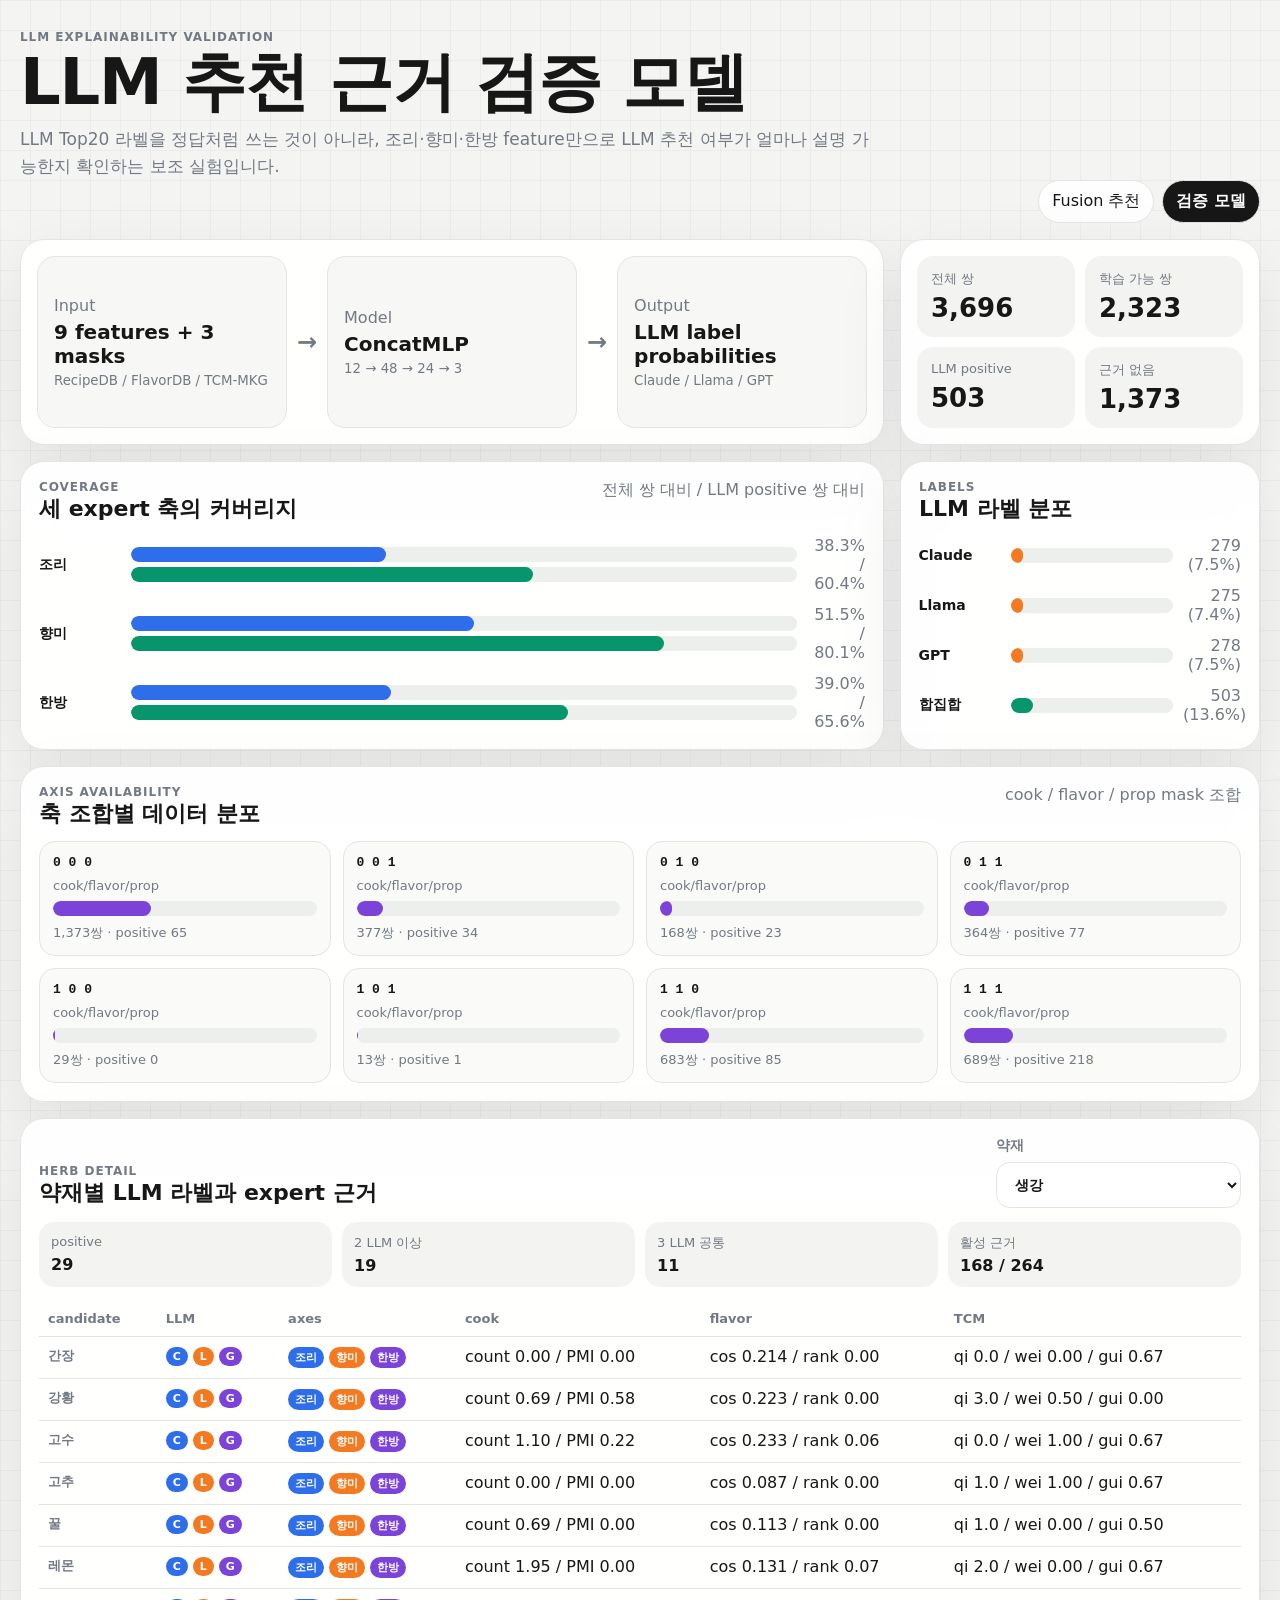
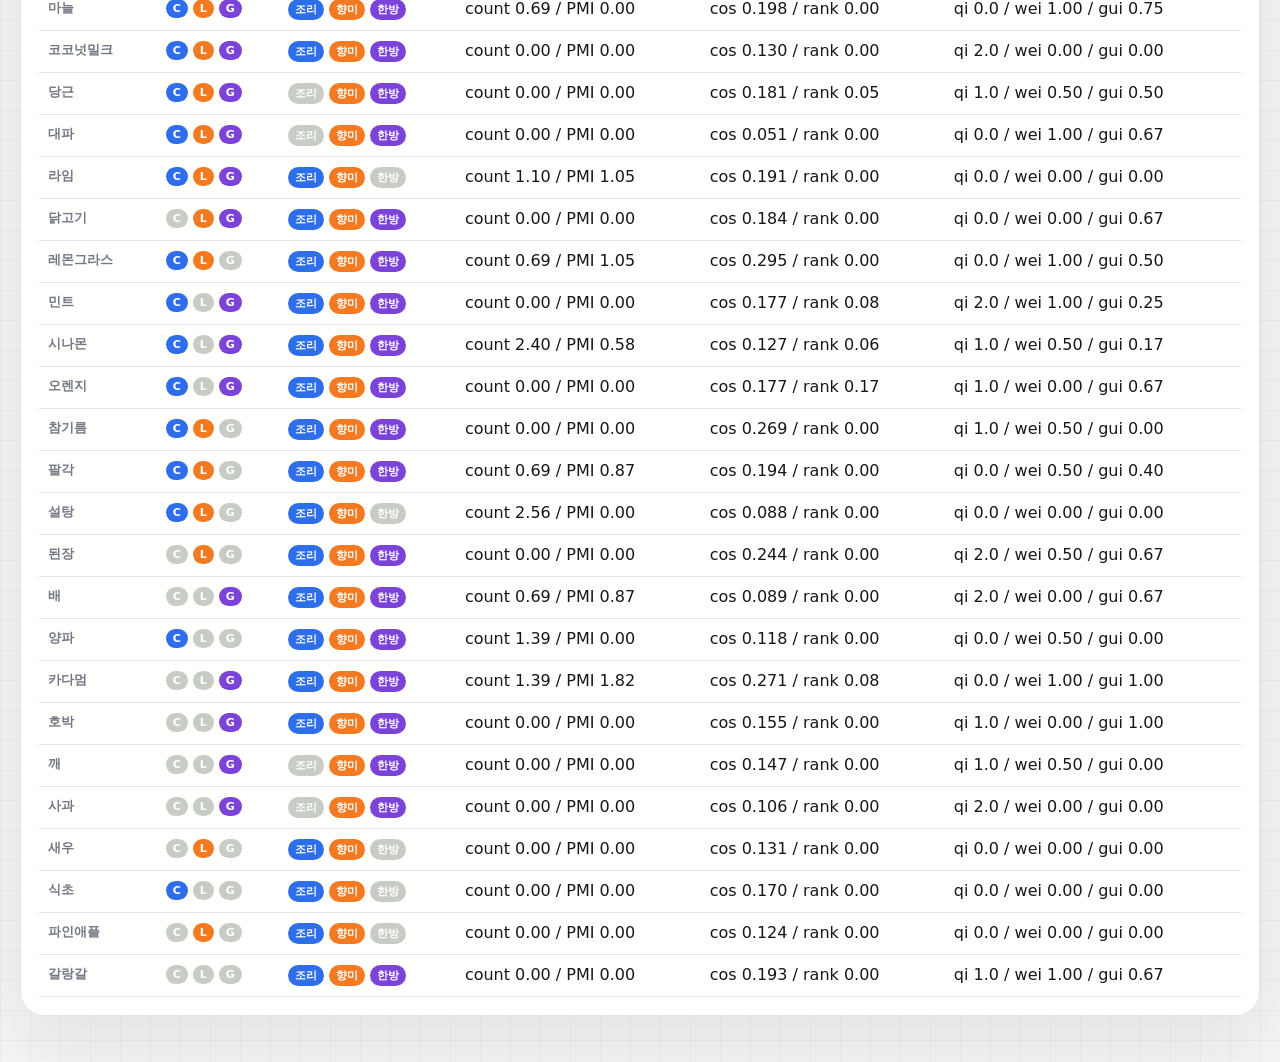
<file: demo/validation.html>
<!doctype html>
<html lang="ko">
  <head>
    <meta charset="utf-8" />
    <meta name="viewport" content="width=device-width, initial-scale=1" />
    <title>LLM Explainability Validation</title>
    <link rel="stylesheet" href="./styles.css?v=20260723e" />
    <link rel="stylesheet" href="./validation.css?v=20260723a" />
  </head>
  <body>
    <main class="app-shell validation-shell">
      <header class="hero">
        <div>
          <p class="eyebrow">LLM explainability validation</p>
          <h1>LLM 추천 근거 검증 모델</h1>
          <p class="lead">
            LLM Top20 라벨을 정답처럼 쓰는 것이 아니라, 조리·향미·한방 feature만으로
            LLM 추천 여부가 얼마나 설명 가능한지 확인하는 보조 실험입니다.
          </p>
        </div>
        <nav class="page-nav" aria-label="페이지 이동">
          <a href="./index.html">Fusion 추천</a>
          <strong>검증 모델</strong>
        </nav>
      </header>

      <section class="validation-grid">
        <article class="model-flow">
          <div class="flow-block source">
            <span>Input</span>
            <strong>9 features + 3 masks</strong>
            <small>RecipeDB / FlavorDB / TCM-MKG</small>
          </div>
          <div class="flow-arrow">→</div>
          <div class="flow-block model">
            <span>Model</span>
            <strong>ConcatMLP</strong>
            <small>12 → 48 → 24 → 3</small>
          </div>
          <div class="flow-arrow">→</div>
          <div class="flow-block output">
            <span>Output</span>
            <strong>LLM label probabilities</strong>
            <small>Claude / Llama / GPT</small>
          </div>
        </article>

        <article class="stat-board">
          <div class="stat-tile">
            <span>전체 쌍</span>
            <strong id="total-pairs">-</strong>
          </div>
          <div class="stat-tile">
            <span>학습 가능 쌍</span>
            <strong id="train-pairs">-</strong>
          </div>
          <div class="stat-tile">
            <span>LLM positive</span>
            <strong id="positive-pairs">-</strong>
          </div>
          <div class="stat-tile">
            <span>근거 없음</span>
            <strong id="excluded-pairs">-</strong>
          </div>
        </article>
      </section>

      <section class="validation-main">
        <article class="chart-card">
          <div class="section-head">
            <div>
              <p class="eyebrow">coverage</p>
              <h2>세 expert 축의 커버리지</h2>
            </div>
            <span class="caption">전체 쌍 대비 / LLM positive 쌍 대비</span>
          </div>
          <div id="coverage-chart" class="coverage-chart"></div>
        </article>

        <article class="chart-card">
          <div class="section-head">
            <div>
              <p class="eyebrow">labels</p>
              <h2>LLM 라벨 분포</h2>
            </div>
          </div>
          <div id="label-chart" class="label-chart"></div>
        </article>
      </section>

      <section class="validation-main">
        <article class="chart-card wide-card">
          <div class="section-head">
            <div>
              <p class="eyebrow">axis availability</p>
              <h2>축 조합별 데이터 분포</h2>
            </div>
            <span class="caption">cook / flavor / prop mask 조합</span>
          </div>
          <div id="combo-chart" class="combo-chart"></div>
        </article>
      </section>

      <section class="candidate-explorer">
        <div class="explorer-head">
          <div>
            <p class="eyebrow">herb detail</p>
            <h2>약재별 LLM 라벨과 expert 근거</h2>
          </div>
          <label>
            <span>약재</span>
            <select id="validation-herb"></select>
          </label>
        </div>

        <div class="herb-summary">
          <div><span>positive</span><strong id="herb-positive">-</strong></div>
          <div><span>2 LLM 이상</span><strong id="herb-two-plus">-</strong></div>
          <div><span>3 LLM 공통</span><strong id="herb-all-three">-</strong></div>
          <div><span>활성 근거</span><strong id="herb-active">-</strong></div>
        </div>

        <div class="table-responsive">
          <table class="validation-table">
            <thead>
              <tr>
                <th>candidate</th>
                <th>LLM</th>
                <th>axes</th>
                <th>cook</th>
                <th>flavor</th>
                <th>TCM</th>
              </tr>
            </thead>
            <tbody id="candidate-tbody"></tbody>
          </table>
        </div>
      </section>
    </main>

    <script src="./validation.js?v=20260723a"></script>
  </body>
</html>
</file>
<file: demo/styles.css>
:root {
  color-scheme: light;
  --bg: #f4f5f2;
  --panel: #ffffff;
  --canvas: #fbfaf7;
  --text: #171717;
  --muted: #737984;
  --line: #e2e5e1;
  --recipe: #2f6eea;
  --flavor: #f47a21;
  --tcm: #7b43d8;
  --multi: #07966c;
  --shadow: 0 24px 70px rgba(24, 31, 42, 0.08);
}

* {
  box-sizing: border-box;
}

body {
  margin: 0;
  min-height: 100vh;
  font-family: Inter, "Segoe UI", "Noto Sans KR", system-ui, sans-serif;
  background:
    linear-gradient(rgba(23, 23, 23, 0.035) 1px, transparent 1px),
    linear-gradient(90deg, rgba(23, 23, 23, 0.035) 1px, transparent 1px),
    var(--bg);
  background-size: 30px 30px;
  color: var(--text);
}

button,
select,
input {
  font: inherit;
}

button {
  cursor: pointer;
}

.app-shell {
  width: min(1500px, calc(100% - 40px));
  margin: 0 auto;
  padding: 30px 0 42px;
}

.hero {
  margin-bottom: 16px;
}

.eyebrow,
h1,
h2,
p {
  margin: 0;
}

.eyebrow {
  color: var(--muted);
  font-size: 12px;
  font-weight: 800;
  letter-spacing: 0.08em;
  text-transform: uppercase;
}

h1 {
  margin-top: 6px;
  font-size: clamp(34px, 5vw, 66px);
  line-height: 1;
  letter-spacing: -0.02em;
}

h2 {
  font-size: 22px;
}

.lead {
  max-width: 850px;
  margin-top: 12px;
  color: var(--muted);
  font-size: 17px;
  line-height: 1.6;
}

.control-panel,
.network-card,
.ranking-card,
.rag-reference-section,
.reference-panel,
.detail-grid article,
.error-card {
  background: rgba(255, 255, 255, 0.92);
  border: 1px solid var(--line);
  border-radius: 24px;
  box-shadow: var(--shadow);
  backdrop-filter: blur(14px);
}

.control-panel {
  display: grid;
  grid-template-columns: minmax(190px, 0.2fr) minmax(720px, 1fr);
  gap: 14px;
  align-items: stretch;
  padding: 16px;
  margin-bottom: 16px;
}

label {
  display: grid;
  gap: 7px;
  color: var(--muted);
  font-size: 14px;
  font-weight: 700;
}

select {
  width: 100%;
  border: 1px solid var(--line);
  border-radius: 14px;
  padding: 13px 14px;
  background: var(--panel);
  color: var(--text);
}

input[type="range"] {
  width: 100%;
  accent-color: var(--multi);
}

.rerank-controls {
  display: grid;
  grid-template-columns: minmax(240px, 0.82fr) minmax(360px, 1.18fr);
  gap: 14px;
  padding: 6px;
  border: 1px solid var(--line);
  border-radius: 18px;
  background: #eef0ed;
}

.balance-slider,
.tcm-triangle-card {
  gap: 9px;
  padding: 11px 12px;
  border-radius: 14px;
  background: rgba(255, 255, 255, 0.76);
}

.tcm-triangle-card {
  display: grid;
  grid-template-columns: minmax(90px, 0.62fr) 150px minmax(96px, 0.7fr);
  gap: 10px;
  align-items: center;
  min-width: 0;
}

.triangle-copy {
  display: grid;
  gap: 4px;
  min-width: 0;
}

.triangle-copy span {
  color: var(--muted);
  font-size: 12px;
  font-weight: 800;
}

.triangle-copy strong {
  color: var(--text);
  font-size: 14px;
}

.mini-reset {
  width: fit-content;
  margin-top: 3px;
  border: 1px solid rgba(23, 23, 23, 0.12);
  border-radius: 999px;
  padding: 4px 8px;
  background: rgba(255, 255, 255, 0.88);
  color: var(--muted);
  font-size: 11px;
  font-weight: 800;
}

.mini-reset:hover {
  border-color: rgba(123, 67, 216, 0.32);
  color: var(--tcm);
}

.tcm-triangle {
  display: block;
  width: 150px;
  height: 125px;
  overflow: visible;
  cursor: pointer;
  touch-action: none;
}

.triangle-plane {
  fill: rgba(123, 67, 216, 0.08);
  stroke: rgba(123, 67, 216, 0.28);
  stroke-width: 2;
}

.triangle-guide {
  stroke: rgba(23, 23, 23, 0.1);
  stroke-width: 1;
}

.tcm-triangle text {
  fill: var(--muted);
  font-size: 11px;
  font-weight: 800;
  paint-order: stroke;
  stroke: rgba(255, 255, 255, 0.9);
  stroke-width: 4px;
  stroke-linejoin: round;
}

#tcm-triangle-point {
  fill: var(--tcm);
  stroke: #fff;
  stroke-width: 4;
  filter: drop-shadow(0 8px 14px rgba(123, 67, 216, 0.22));
}

.triangle-values {
  display: grid;
  gap: 6px;
  min-width: 0;
}

.triangle-values span {
  display: flex;
  justify-content: space-between;
  gap: 8px;
  color: var(--muted);
  font-size: 12px;
  font-weight: 800;
}

.triangle-values b {
  color: var(--text);
  font-variant-numeric: tabular-nums;
}

.slider-title,
.legend span {
  display: flex;
  gap: 7px;
  align-items: center;
}

.slider-title {
  color: var(--text);
  font-size: 14px;
  font-weight: 800;
  justify-content: space-between;
}

.slider-title b {
  color: var(--multi);
  font-variant-numeric: tabular-nums;
}

.slider-ends {
  display: flex;
  justify-content: space-between;
  color: var(--muted);
  font-size: 12px;
}

.slider-ends i {
  font-style: normal;
}

.dot,
.legend i {
  width: 11px;
  height: 11px;
  border-radius: 999px;
  flex: 0 0 auto;
}

.recipe {
  background: var(--recipe);
}

.flavor {
  background: var(--flavor);
}

.tcm {
  background: var(--tcm);
}

.multi {
  background: var(--multi);
}

.workspace {
  display: grid;
  grid-template-columns: minmax(0, 1fr) minmax(360px, 0.33fr);
  gap: 16px;
  align-items: stretch;
}

.network-card,
.ranking-card,
.detail-grid article {
  padding: 18px;
}

.network-card {
  min-height: 760px;
}

.ranking-card {
  max-height: 760px;
  overflow: auto;
}

.section-head {
  display: flex;
  justify-content: space-between;
  gap: 16px;
  align-items: start;
  margin-bottom: 12px;
}

.section-head.compact {
  align-items: center;
}

.section-head.compact > strong {
  padding: 8px 12px;
  border-radius: 999px;
  background: #eef0ed;
}

.legend {
  display: flex;
  gap: 12px;
  flex-wrap: wrap;
  color: var(--muted);
  font-size: 13px;
}

.canvas-wrap {
  border: 1px solid var(--line);
  border-radius: 22px;
  background:
    radial-gradient(circle at 50% 50%, rgba(7, 150, 108, 0.06), transparent 18rem),
    var(--canvas);
  overflow: hidden;
}

#fusion-network {
  display: block;
  width: 100%;
  height: auto;
}

.edge {
  fill: none;
  opacity: 0.28;
  stroke-linecap: round;
  mix-blend-mode: multiply;
}

.edge.multi {
  opacity: 0.64;
}

.network-ring {
  fill: none;
  stroke: rgba(23, 23, 23, 0.08);
  stroke-width: 1.2;
  stroke-dasharray: 3 9;
}

.herb-node circle {
  fill: #171717;
  stroke: rgba(23, 23, 23, 0.13);
  stroke-width: 9px;
}

.herb-node text {
  fill: #fff;
  font-size: 16px;
  font-weight: 800;
  stroke: none;
}

.ingredient-label {
  fill: var(--text);
  font-size: 11px;
  font-weight: 700;
  paint-order: stroke;
  stroke: rgba(251, 250, 247, 0.94);
  stroke-width: 4px;
  stroke-linejoin: round;
}

.metric-row {
  display: grid;
  grid-template-columns: 1fr 1fr;
  gap: 8px;
  margin-bottom: 12px;
}

.metric-row div {
  display: grid;
  gap: 3px;
  padding: 11px;
  border-radius: 14px;
  background: #f3f4f1;
}

.metric-row span {
  color: var(--muted);
  font-size: 13px;
}

.metric-row strong,
.score {
  font-variant-numeric: tabular-nums;
}

.ranking-list {
  display: grid;
  gap: 6px;
  padding: 0;
  margin: 0;
  list-style: none;
}

.ranking-list li {
  display: grid;
  grid-template-columns: 30px minmax(0, 1fr) 44px;
  gap: 10px;
  align-items: center;
  padding-bottom: 6px;
  border-bottom: 1px solid var(--line);
}

.ranking-list li:last-child {
  border-bottom: 0;
}

.rank {
  color: var(--muted);
  font-variant-numeric: tabular-nums;
}

.badge-row {
  display: flex;
  flex-wrap: wrap;
  gap: 5px;
  margin-top: 3px;
}

.source-badge {
  display: inline-flex;
  border-radius: 999px;
  padding: 3px 7px;
  color: #fff;
  font-size: 11px;
  font-weight: 700;
}

.source-badge.recipe {
  background: var(--recipe);
}

.source-badge.flavor {
  background: var(--flavor);
}

.source-badge.tcm {
  background: var(--tcm);
}

.score {
  text-align: right;
}

.detail-grid {
  display: grid;
  grid-template-columns: minmax(0, 1fr) minmax(320px, 0.42fr);
  gap: 16px;
  margin-top: 16px;
}

.rag-reference-section {
  margin-top: 16px;
  padding: 18px;
}

.reference-summary {
  align-self: center;
  color: var(--muted);
  font-size: 13px;
  font-weight: 800;
}

.reference-grid {
  display: grid;
  grid-template-columns: minmax(0, 1fr) minmax(0, 1fr);
  gap: 14px;
}

.reference-panel {
  padding: 14px;
  box-shadow: none;
  border-radius: 18px;
}

.reference-title {
  display: flex;
  align-items: center;
  justify-content: space-between;
  gap: 12px;
  margin-bottom: 12px;
  font-weight: 800;
}

.reference-title b {
  color: var(--multi);
  font-variant-numeric: tabular-nums;
}

.reference-title b:empty {
  display: none;
}

.cafe-reference-list {
  display: grid;
  grid-template-columns: repeat(3, minmax(0, 1fr));
  gap: 10px;
}

.cafe-reference-card {
  min-width: 0;
  overflow: hidden;
  border: 1px solid var(--line);
  border-radius: 16px;
  background: #fafaf8;
  color: inherit;
  text-decoration: none;
}

.cafe-reference-card img,
.image-fallback {
  display: block;
  width: 100%;
  aspect-ratio: 1 / 0.72;
  object-fit: cover;
  background: #ecefeb;
}

.image-fallback {
  display: grid;
  place-items: center;
  color: var(--muted);
  font-size: 12px;
  font-weight: 800;
}

.cafe-reference-card div:last-child {
  display: grid;
  gap: 4px;
  padding: 10px;
}

.cafe-reference-card strong,
.recipe-reference-row strong {
  overflow: hidden;
  text-overflow: ellipsis;
  white-space: nowrap;
}

.cafe-reference-card span,
.recipe-reference-row small {
  color: var(--muted);
  font-size: 12px;
}

.match-tags {
  display: flex;
  flex-wrap: wrap;
  gap: 5px;
}

.match-tags i {
  display: inline-flex;
  width: fit-content;
  border-radius: 999px;
  padding: 3px 7px;
  background: rgba(7, 150, 108, 0.11);
  color: var(--multi);
  font-size: 11px;
  font-style: normal;
  font-weight: 800;
}

.cafe-reference-card p,
.recipe-reference-row p,
.empty-reference {
  margin: 0;
  color: var(--muted);
  font-size: 12px;
  line-height: 1.45;
}

.recipe-reference-list {
  display: grid;
  gap: 8px;
}

.recipe-reference-row {
  display: grid;
  grid-template-columns: 36px minmax(0, 1fr);
  gap: 10px;
  align-items: start;
  min-width: 0;
  padding: 10px 0;
  border-bottom: 1px solid var(--line);
  color: inherit;
  text-decoration: none;
}

.recipe-reference-row:last-child {
  border-bottom: 0;
}

.recipe-reference-row > span {
  color: var(--muted);
  font-variant-numeric: tabular-nums;
}

.recipe-reference-row div {
  display: grid;
  gap: 3px;
  min-width: 0;
}

.demo-copy {
  margin-top: 10px;
  color: var(--muted);
  line-height: 1.65;
}

.contribution-list {
  display: grid;
  grid-template-columns: repeat(5, minmax(0, 1fr));
  gap: 10px;
  margin-top: 12px;
}

.contribution-card {
  min-width: 0;
  padding: 12px;
  border: 1px solid var(--line);
  border-radius: 16px;
  background: #fafaf8;
}

.contribution-title {
  display: flex;
  justify-content: space-between;
  gap: 10px;
  margin-bottom: 10px;
}

.contribution-title span {
  color: var(--muted);
  font-size: 12px;
  font-variant-numeric: tabular-nums;
}

.contribution-row {
  display: grid;
  gap: 6px;
  margin-top: 8px;
}

.contribution-row div {
  display: flex;
  justify-content: space-between;
  gap: 8px;
  color: var(--muted);
  font-size: 12px;
  min-width: 0;
}

.contribution-row div span {
  min-width: 0;
  overflow: hidden;
  text-overflow: ellipsis;
  white-space: nowrap;
}

.contribution-row div b {
  flex: 0 0 auto;
}

.contribution-track {
  display: block;
  width: 100%;
  height: 7px;
  border-radius: 999px;
  background: #ecefeb;
  overflow: hidden;
}

.contribution-fill {
  display: block;
  height: 100%;
  border-radius: inherit;
}

.contribution-fill.recipe {
  background: var(--recipe);
}

.contribution-fill.flavor {
  background: var(--flavor);
}

.contribution-fill.tcm {
  background: var(--tcm);
}

.contribution-fill.multi {
  background: var(--multi);
}

.error-card {
  padding: 24px;
}

@media (max-width: 1100px) {
  .hero,
  .control-panel,
  .rerank-controls,
  .workspace,
  .reference-grid,
  .detail-grid {
    grid-template-columns: 1fr;
  }

  .tcm-triangle-card {
    grid-template-columns: minmax(0, 1fr) 150px minmax(0, 0.8fr);
  }

  .cafe-reference-list {
    grid-template-columns: repeat(2, minmax(0, 1fr));
  }

  .contribution-list {
    grid-template-columns: repeat(2, minmax(0, 1fr));
  }
}

@media (max-width: 720px) {
  .app-shell {
    width: min(100% - 22px, 1500px);
    padding-top: 18px;
  }

  .rerank-controls,
  .section-head,
  .metric-row,
  .cafe-reference-list,
  .contribution-list,
  .tcm-triangle-card {
    grid-template-columns: 1fr;
  }

  .tcm-triangle {
    justify-self: center;
  }

  .section-head {
    display: grid;
  }

  .ranking-card {
    max-height: none;
  }
}
</file>
<file: demo/validation.css>
.validation-shell {
  padding-bottom: 46px;
}

.page-nav {
  display: flex;
  gap: 8px;
  align-items: center;
  justify-content: end;
}

.page-nav a,
.page-nav strong {
  display: inline-flex;
  padding: 10px 13px;
  border-radius: 999px;
  background: rgba(255, 255, 255, 0.9);
  border: 1px solid var(--line);
  color: var(--text);
  text-decoration: none;
}

.page-nav strong {
  background: var(--text);
  color: var(--panel);
}

.validation-grid,
.validation-main {
  display: grid;
  grid-template-columns: minmax(0, 1fr) minmax(360px, 0.38fr);
  gap: 16px;
  margin-bottom: 16px;
}

.model-flow,
.stat-board,
.chart-card,
.candidate-explorer {
  background: rgba(255, 255, 255, 0.92);
  border: 1px solid var(--line);
  border-radius: 24px;
  box-shadow: var(--shadow);
  backdrop-filter: blur(14px);
}

.model-flow {
  display: grid;
  grid-template-columns: 1fr auto 1fr auto 1fr;
  gap: 10px;
  align-items: stretch;
  padding: 16px;
}

.flow-block {
  display: grid;
  gap: 5px;
  min-height: 108px;
  align-content: center;
  padding: 16px;
  border-radius: 18px;
  background: #f7f8f5;
  border: 1px solid var(--line);
}

.flow-block span,
.flow-block small,
.caption {
  color: var(--muted);
}

.flow-block strong {
  font-size: 20px;
}

.flow-arrow {
  display: grid;
  place-items: center;
  color: var(--muted);
  font-weight: 800;
  font-size: 24px;
}

.stat-board {
  display: grid;
  grid-template-columns: repeat(2, minmax(0, 1fr));
  gap: 10px;
  padding: 16px;
}

.stat-tile {
  display: grid;
  gap: 5px;
  padding: 14px;
  border-radius: 16px;
  background: #f3f4f1;
}

.stat-tile span {
  color: var(--muted);
  font-size: 13px;
}

.stat-tile strong {
  font-size: 26px;
  font-variant-numeric: tabular-nums;
}

.chart-card,
.candidate-explorer {
  padding: 18px;
}

.wide-card {
  grid-column: 1 / -1;
}

.coverage-chart,
.label-chart,
.combo-chart {
  display: grid;
  gap: 12px;
}

.bar-row {
  display: grid;
  grid-template-columns: 82px minmax(0, 1fr) 58px;
  gap: 10px;
  align-items: center;
}

.bar-row strong {
  font-size: 14px;
}

.bar-track {
  position: relative;
  height: 15px;
  overflow: hidden;
  border-radius: 999px;
  background: #ecefeb;
}

.bar-fill {
  display: block;
  height: 100%;
  border-radius: inherit;
}

.bar-fill.total {
  background: var(--recipe);
}

.bar-fill.positive {
  background: var(--multi);
}

.bar-fill.label {
  background: var(--flavor);
}

.bar-fill.combo {
  background: var(--tcm);
}

.bar-row span:last-child {
  color: var(--muted);
  text-align: right;
  font-variant-numeric: tabular-nums;
}

.dual-bars {
  display: grid;
  gap: 5px;
}

.combo-chart {
  grid-template-columns: repeat(4, minmax(0, 1fr));
}

.combo-cell {
  display: grid;
  gap: 8px;
  padding: 13px;
  border-radius: 16px;
  border: 1px solid var(--line);
  background: #fafaf8;
}

.combo-cell code {
  font-weight: 800;
}

.combo-cell span {
  color: var(--muted);
  font-size: 13px;
}

.explorer-head {
  display: grid;
  grid-template-columns: 1fr minmax(220px, 0.26fr);
  gap: 16px;
  align-items: end;
  margin-bottom: 14px;
}

.herb-summary {
  display: grid;
  grid-template-columns: repeat(4, minmax(0, 1fr));
  gap: 10px;
  margin-bottom: 14px;
}

.herb-summary div {
  display: grid;
  gap: 4px;
  padding: 12px;
  border-radius: 15px;
  background: #f3f4f1;
}

.herb-summary span {
  color: var(--muted);
  font-size: 13px;
}

.validation-table {
  width: 100%;
  border-collapse: collapse;
}

.validation-table th,
.validation-table td {
  padding: 10px 9px;
  border-bottom: 1px solid var(--line);
  text-align: left;
  vertical-align: top;
}

.validation-table th {
  color: var(--muted);
  font-size: 13px;
}

.axis-pills,
.llm-pills {
  display: flex;
  flex-wrap: wrap;
  gap: 5px;
}

.mini-pill {
  display: inline-flex;
  border-radius: 999px;
  padding: 3px 7px;
  color: #fff;
  font-size: 11px;
  font-weight: 800;
}

.mini-pill.off {
  background: #c7ccc4;
}

.mini-pill.cook,
.mini-pill.claude {
  background: var(--recipe);
}

.mini-pill.flavor,
.mini-pill.llama {
  background: var(--flavor);
}

.mini-pill.prop,
.mini-pill.gpt {
  background: var(--tcm);
}

.feature-number {
  font-variant-numeric: tabular-nums;
  white-space: nowrap;
}

@media (max-width: 1050px) {
  .validation-grid,
  .validation-main,
  .explorer-head {
    grid-template-columns: 1fr;
  }

  .model-flow {
    grid-template-columns: 1fr;
  }

  .flow-arrow {
    display: none;
  }

  .combo-chart,
  .herb-summary {
    grid-template-columns: repeat(2, minmax(0, 1fr));
  }
}

@media (max-width: 680px) {
  .stat-board,
  .combo-chart,
  .herb-summary {
    grid-template-columns: 1fr;
  }
}
</file>
